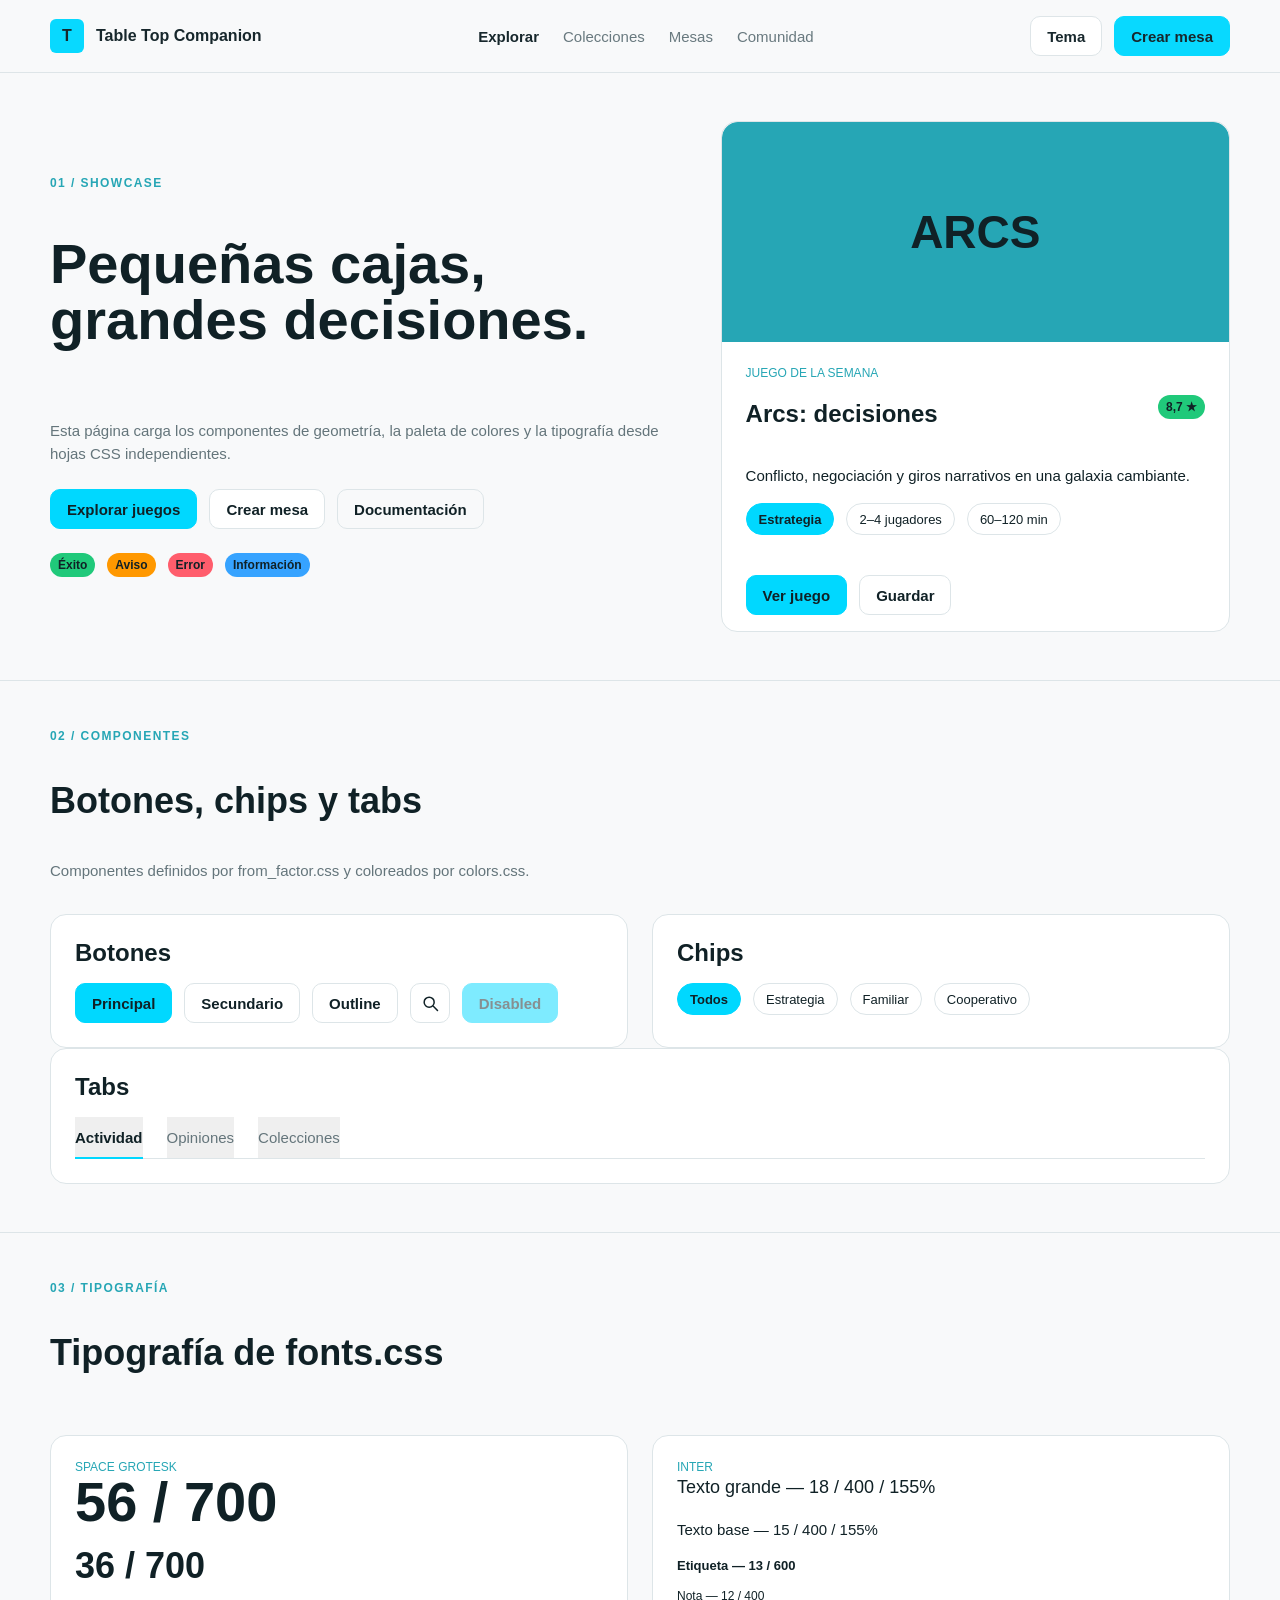
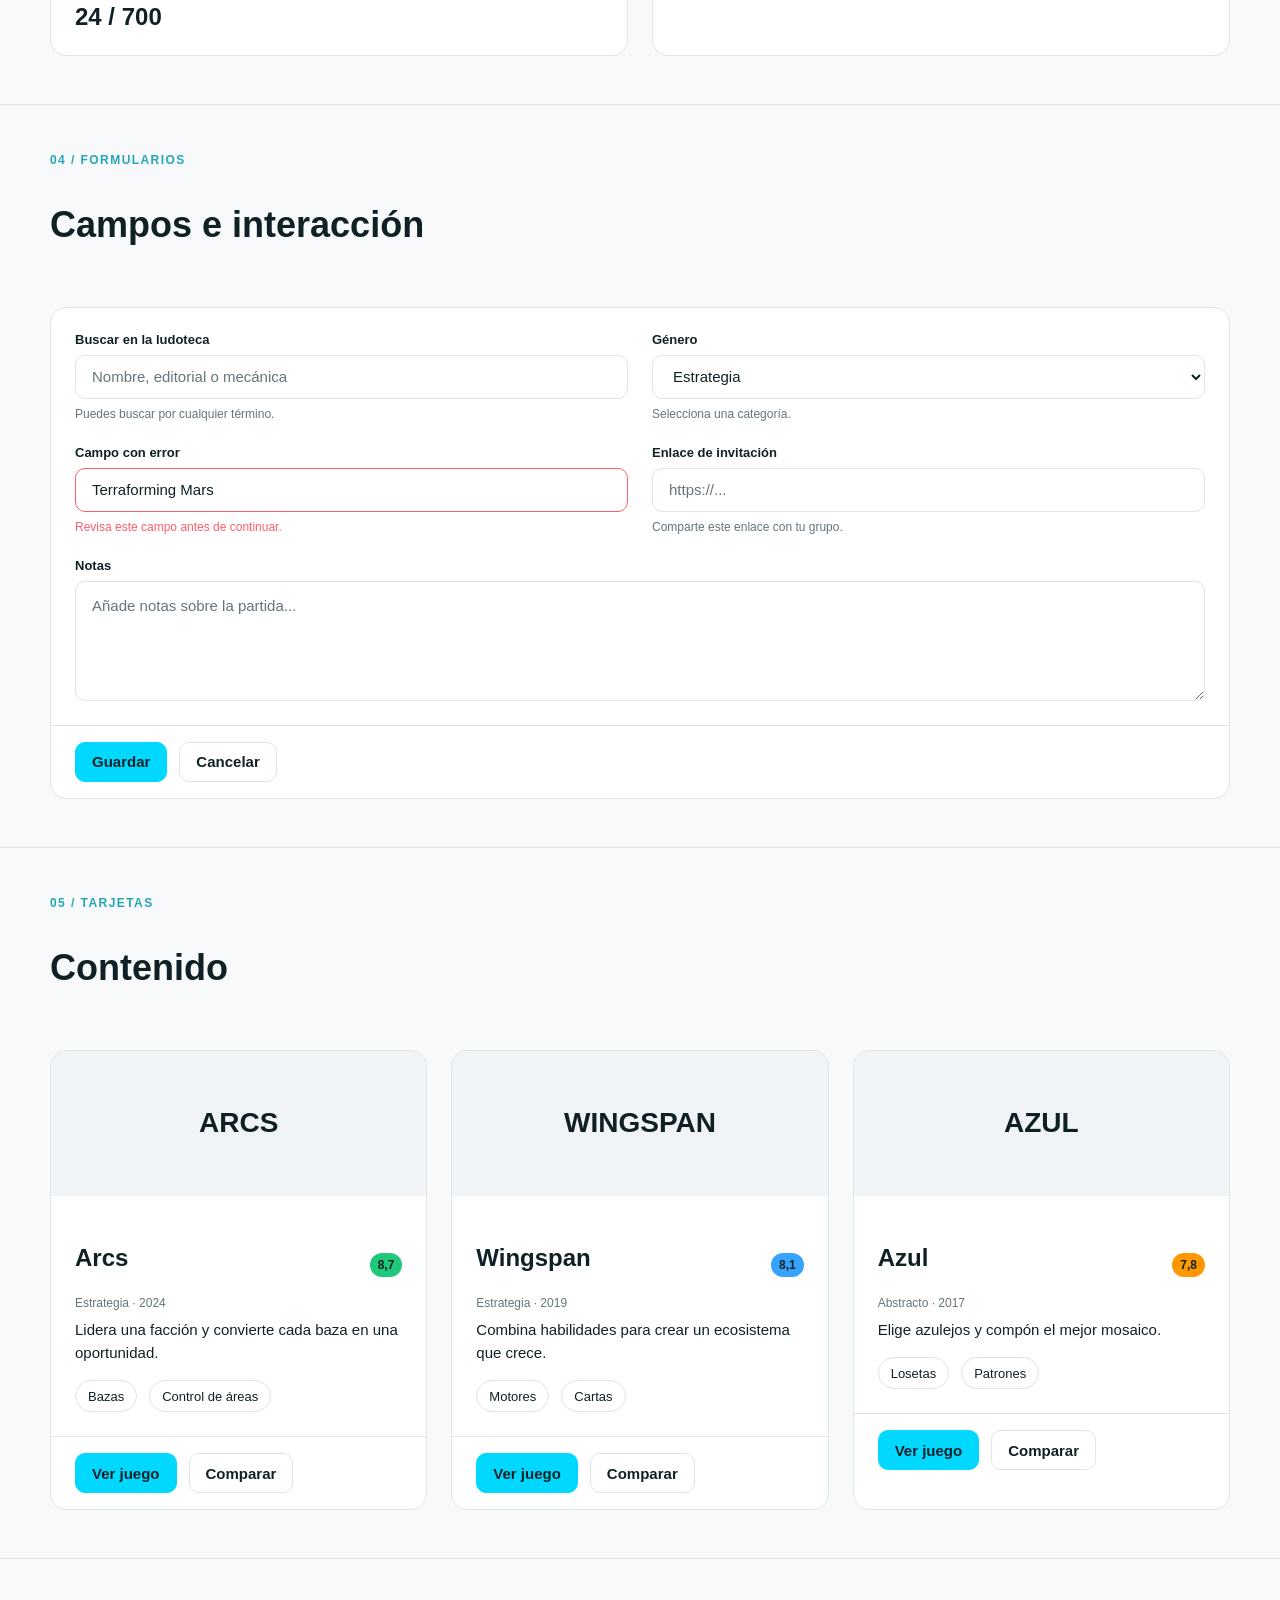
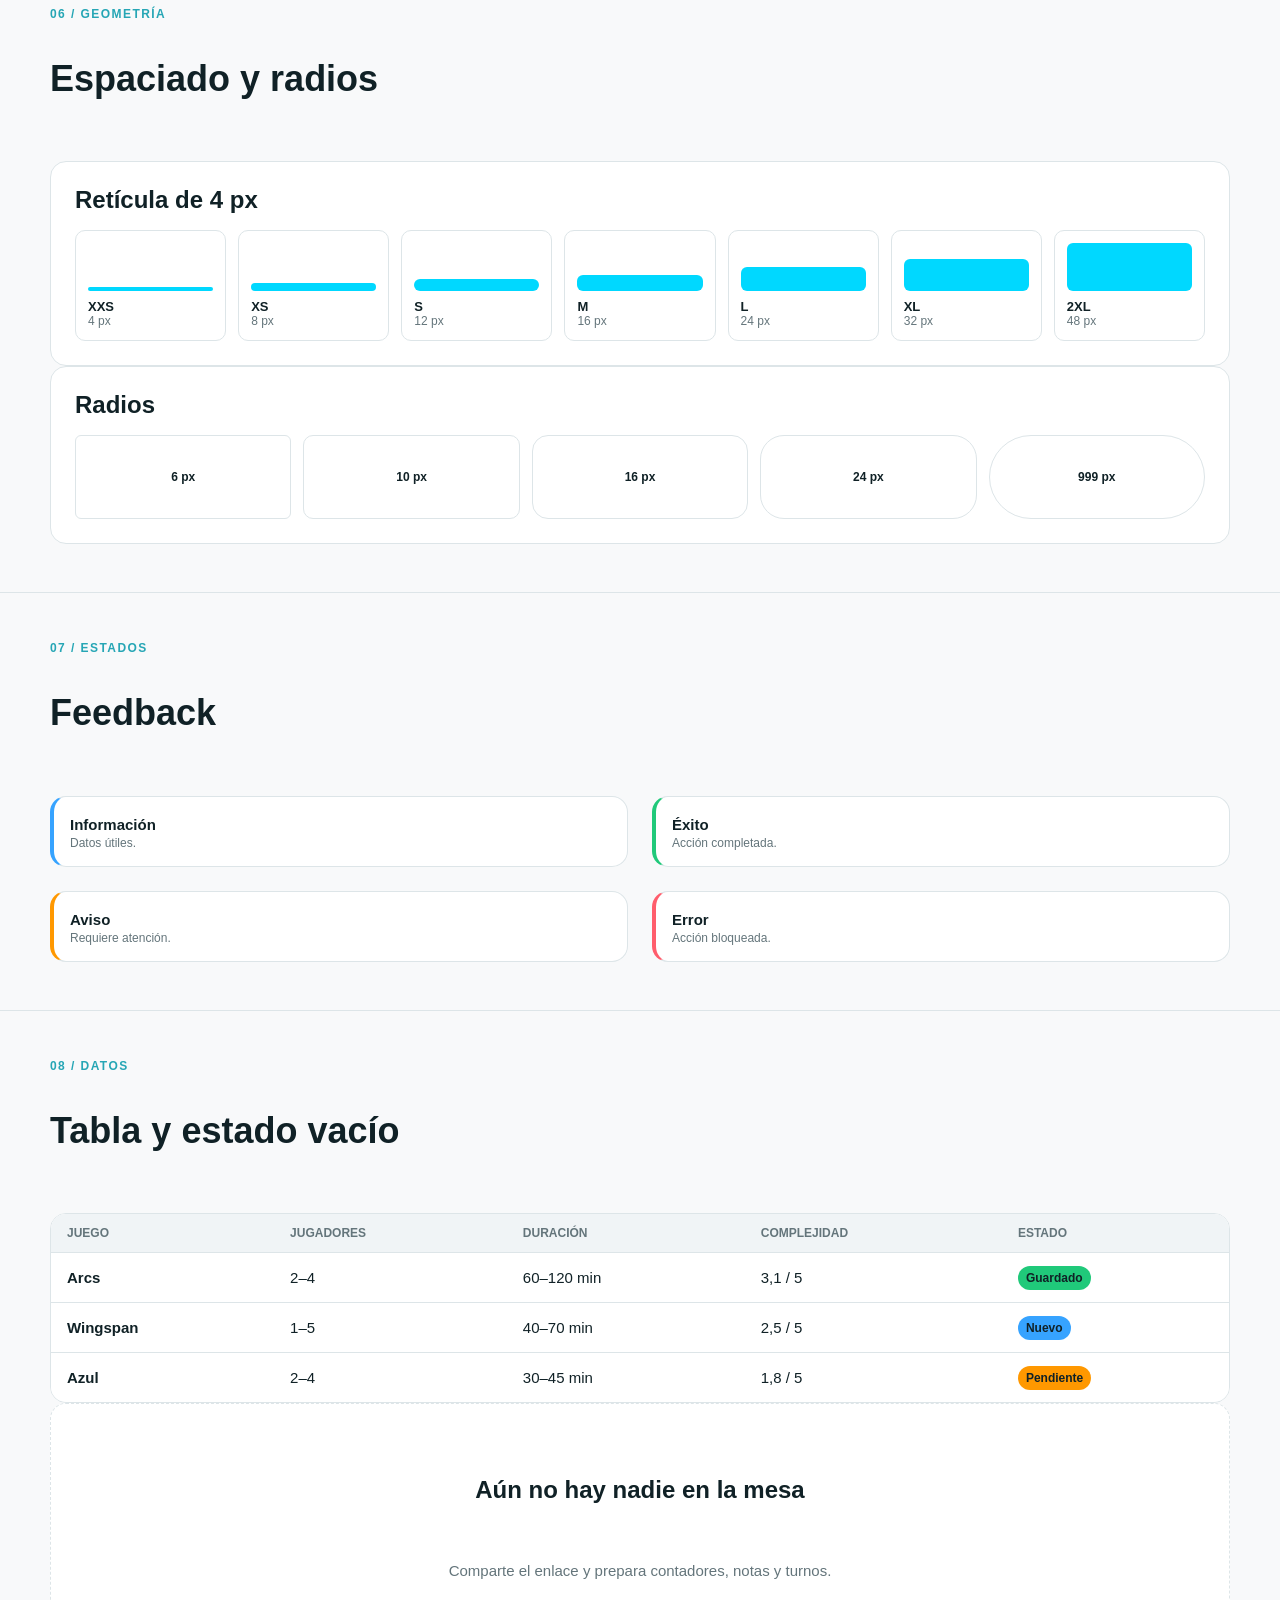
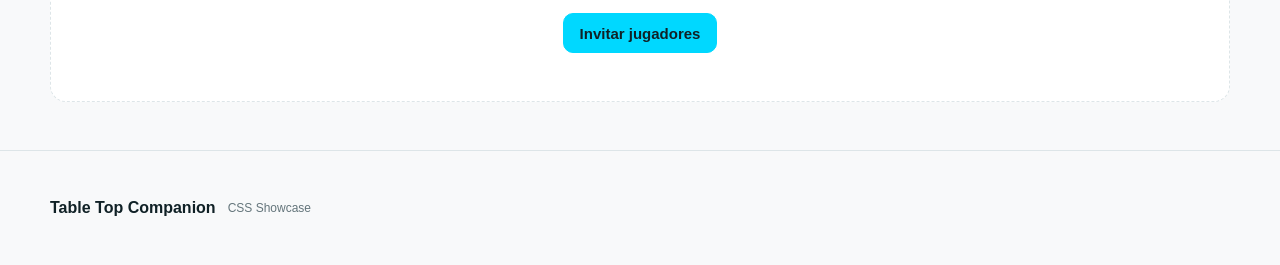
<file: HTML/demo.html>
<!doctype html>
<html lang="es">
  <head>
    <meta charset="utf-8" />
    <meta name="viewport" content="width=device-width, initial-scale=1" />
    <title>Table Top Companion — Showcase</title>

    <link rel="stylesheet" href="../CSS/demo/showcase.css" />
  </head>

  <body class="theme-daylight">
    <a class="skip-link" href="#main-content">Saltar al contenido principal</a>
    <header class="showcase-header">
      <div class="showcase-container">
        <div class="showcase-nav">
          <a class="showcase-brand" href="#">
            <span class="showcase-brand__mark">T</span>
            <span>Table Top Companion</span>
          </a>

          <nav class="showcase-nav__links nav" aria-label="Principal">
            <a class="nav__link is-active" href="#componentes">Explorar</a>
            <a class="nav__link" href="#formularios">Colecciones</a>
            <a class="nav__link" href="#tarjetas">Mesas</a>
            <a class="nav__link" href="#estados">Comunidad</a>
          </nav>

          <div class="cluster">
            <button id="themeToggle" class="btn btn--secondary" type="button">
              Tema
            </button>
            <button class="btn btn--primary" type="button">Crear mesa</button>
          </div>
        </div>
      </div>
    </header>

    <main id="main-content">
      <section class="showcase-section">
        <div class="showcase-container showcase-hero">
          <div class="showcase-hero__copy">
            <div>
              <p class="showcase-label">01 / Showcase</p>
              <h1 class="font-display-cover">
                Pequeñas cajas,<br />grandes decisiones.
              </h1>
            </div>

            <p class="font-text-large showcase-lead">
              Esta página carga los componentes de geometría, la paleta de
              colores y la tipografía desde hojas CSS independientes.
            </p>

            <div class="cluster">
              <button class="btn btn--primary" type="button">
                Explorar juegos
              </button>
              <button class="btn btn--secondary" type="button">
                Crear mesa
              </button>
              <button class="btn btn--outline" type="button">
                Documentación
              </button>
            </div>

            <div class="cluster">
              <span class="badge badge--success">Éxito</span>
              <span class="badge badge--warning">Aviso</span>
              <span class="badge badge--error">Error</span>
              <span class="badge badge--info">Información</span>
            </div>
          </div>

          <article class="card showcase-hero-card">
            <div class="showcase-hero-card__cover">ARCS</div>

            <div class="showcase-hero-card__body">
              <div class="card__header">
                <div>
                  <div class="font-note-base color-secondary">
                    JUEGO DE LA SEMANA
                  </div>
                  <h2 class="font-display-section">Arcs: decisiones</h2>
                </div>

                <span class="badge badge--success">8,7 ★</span>
              </div>

              <p class="font-text-base">
                Conflicto, negociación y giros narrativos en una galaxia
                cambiante.
              </p>

              <div class="showcase-chips">
                <button class="chip chip--active" type="button">
                  Estrategia
                </button>
                <button class="chip" type="button">2–4 jugadores</button>
                <button class="chip" type="button">60–120 min</button>
              </div>
            </div>

            <div class="card__footer">
              <button class="btn btn--primary" type="button">Ver juego</button>
              <button class="btn btn--outline" type="button">Guardar</button>
            </div>
          </article>
        </div>
      </section>

      <section class="showcase-section" id="componentes">
        <div class="showcase-container">
          <div class="showcase-intro">
            <p class="showcase-label">02 / Componentes</p>
            <h2 class="font-display-title">Botones, chips y tabs</h2>
            <p class="font-text-base showcase-lead">
              Componentes definidos por <code>from_factor.css</code> y
              coloreados por <code>colors.css</code>.
            </p>
          </div>

          <div class="showcase-grid showcase-grid--2">
            <section class="showcase-panel">
              <h3 class="font-display-section showcase-panel__title">
                Botones
              </h3>

              <div class="cluster">
                <button class="btn btn--primary">Principal</button>
                <button class="btn btn--secondary">Secundario</button>
                <button class="btn btn--outline">Outline</button>

                <button class="btn btn--icon btn--outline" aria-label="Buscar">
                  <span class="showcase-icon showcase-icon--m">
                    <svg viewBox="0 0 24 24" aria-hidden="true">
                      <circle cx="11" cy="11" r="6"></circle>
                      <path d="m16 16 5 5"></path>
                    </svg>
                  </span>
                </button>

                <button class="btn btn--primary" disabled>Disabled</button>
              </div>
            </section>

            <section class="showcase-panel">
              <h3 class="font-display-section showcase-panel__title">Chips</h3>

              <div class="showcase-chips" id="chips">
                <button class="chip chip--active" type="button">Todos</button>
                <button class="chip" type="button">Estrategia</button>
                <button class="chip" type="button">Familiar</button>
                <button class="chip" type="button">Cooperativo</button>
              </div>
            </section>
          </div>

          <section class="showcase-panel">
            <h3 class="font-display-section showcase-panel__title">Tabs</h3>

            <div class="tabs" id="tabs">
              <button class="tab is-active" type="button">Actividad</button>
              <button class="tab" type="button">Opiniones</button>
              <button class="tab" type="button">Colecciones</button>
            </div>
          </section>
        </div>
      </section>

      <section class="showcase-section">
        <div class="showcase-container">
          <div class="showcase-intro">
            <p class="showcase-label">03 / Tipografía</p>
            <h2 class="font-display-title">Tipografía de fonts.css</h2>
          </div>

          <div class="showcase-grid showcase-grid--2">
            <section class="showcase-panel">
              <div class="font-note-base color-secondary">SPACE GROTESK</div>

              <div class="stack stack--m">
                <div class="font-display-cover">56 / 700</div>
                <div class="font-display-title">36 / 700</div>
                <div class="font-display-section">24 / 700</div>
              </div>
            </section>

            <section class="showcase-panel">
              <div class="font-note-base color-secondary">INTER</div>

              <div class="stack stack--m">
                <div class="font-text-large">
                  Texto grande — 18 / 400 / 155%
                </div>
                <div class="font-text-base">Texto base — 15 / 400 / 155%</div>
                <div class="font-label-highlight">Etiqueta — 13 / 600</div>
                <div class="font-note-base">Nota — 12 / 400</div>
              </div>
            </section>
          </div>
        </div>
      </section>

      <section class="showcase-section" id="formularios">
        <div class="showcase-container">
          <div class="showcase-intro">
            <p class="showcase-label">04 / Formularios</p>
            <h2 class="font-display-title">Campos e interacción</h2>
          </div>

          <section class="card">
            <div class="card__content">
              <div class="showcase-form-grid">
                <label class="field">
                  <span class="field__label">Buscar en la ludoteca</span>
                  <input
                    class="input"
                    type="text"
                    placeholder="Nombre, editorial o mecánica"
                  />
                  <span class="field__message">
                    Puedes buscar por cualquier término.
                  </span>
                </label>

                <label class="field">
                  <span class="field__label">Género</span>
                  <select class="input">
                    <option>Estrategia</option>
                    <option>Familiar</option>
                    <option>Cooperativo</option>
                    <option>Abstracto</option>
                  </select>
                  <span class="field__message">Selecciona una categoría.</span>
                </label>

                <label class="field">
                  <span class="field__label">Campo con error</span>
                  <input
                    class="input"
                    aria-invalid="true"
                    value="Terraforming Mars"
                  />
                  <span class="field__message field__message--error">
                    Revisa este campo antes de continuar.
                  </span>
                </label>

                <label class="field">
                  <span class="field__label">Enlace de invitación</span>
                  <input class="input" type="url" placeholder="https://..." />
                  <span class="field__message">
                    Comparte este enlace con tu grupo.
                  </span>
                </label>

                <label class="field showcase-form-grid__wide">
                  <span class="field__label">Notas</span>
                  <textarea
                    class="input showcase-textarea"
                    placeholder="Añade notas sobre la partida..."
                  ></textarea>
                </label>
              </div>
            </div>

            <div class="showcase-form-actions">
              <button class="btn btn--primary">Guardar</button>
              <button class="btn btn--outline">Cancelar</button>
            </div>
          </section>
        </div>
      </section>

      <section class="showcase-section" id="tarjetas">
        <div class="showcase-container">
          <div class="showcase-intro">
            <p class="showcase-label">05 / Tarjetas</p>
            <h2 class="font-display-title">Contenido</h2>
          </div>

          <div class="showcase-grid showcase-grid--3">
            <article class="card">
              <div class="showcase-game-card__cover">ARCS</div>

              <div class="showcase-game-card__body">
                <div class="card__header">
                  <div>
                    <h3 class="font-display-section">Arcs</h3>
                    <div class="font-note-base text-muted">
                      Estrategia · 2024
                    </div>
                  </div>
                  <span class="badge badge--success">8,7</span>
                </div>

                <p class="font-text-base">
                  Lidera una facción y convierte cada baza en una oportunidad.
                </p>

                <div class="showcase-chips">
                  <span class="chip">Bazas</span>
                  <span class="chip">Control de áreas</span>
                </div>
              </div>

              <div class="showcase-game-card__footer">
                <button class="btn btn--primary">Ver juego</button>
                <button class="btn btn--outline">Comparar</button>
              </div>
            </article>

            <article class="card">
              <div class="showcase-game-card__cover">WINGSPAN</div>

              <div class="showcase-game-card__body">
                <div class="card__header">
                  <div>
                    <h3 class="font-display-section">Wingspan</h3>
                    <div class="font-note-base text-muted">
                      Estrategia · 2019
                    </div>
                  </div>
                  <span class="badge badge--info">8,1</span>
                </div>

                <p class="font-text-base">
                  Combina habilidades para crear un ecosistema que crece.
                </p>

                <div class="showcase-chips">
                  <span class="chip">Motores</span>
                  <span class="chip">Cartas</span>
                </div>
              </div>

              <div class="showcase-game-card__footer">
                <button class="btn btn--primary">Ver juego</button>
                <button class="btn btn--outline">Comparar</button>
              </div>
            </article>

            <article class="card">
              <div class="showcase-game-card__cover">AZUL</div>

              <div class="showcase-game-card__body">
                <div class="card__header">
                  <div>
                    <h3 class="font-display-section">Azul</h3>
                    <div class="font-note-base text-muted">
                      Abstracto · 2017
                    </div>
                  </div>
                  <span class="badge badge--warning">7,8</span>
                </div>

                <p class="font-text-base">
                  Elige azulejos y compón el mejor mosaico.
                </p>

                <div class="showcase-chips">
                  <span class="chip">Losetas</span>
                  <span class="chip">Patrones</span>
                </div>
              </div>

              <div class="showcase-game-card__footer">
                <button class="btn btn--primary">Ver juego</button>
                <button class="btn btn--outline">Comparar</button>
              </div>
            </article>
          </div>
        </div>
      </section>

      <section class="showcase-section">
        <div class="showcase-container">
          <div class="showcase-intro">
            <p class="showcase-label">06 / Geometría</p>
            <h2 class="font-display-title">Espaciado y radios</h2>
          </div>

          <section class="showcase-panel">
            <h3 class="font-display-section showcase-panel__title">
              Retícula de 4 px
            </h3>

            <div class="showcase-spacing">
              <div class="showcase-spacing__item">
                <div
                  class="showcase-spacing__bar showcase-spacing__bar--4"
                ></div>
                <strong>XXS</strong>
                <span class="font-note-base text-muted">4 px</span>
              </div>

              <div class="showcase-spacing__item">
                <div
                  class="showcase-spacing__bar showcase-spacing__bar--8"
                ></div>
                <strong>XS</strong>
                <span class="font-note-base text-muted">8 px</span>
              </div>

              <div class="showcase-spacing__item">
                <div
                  class="showcase-spacing__bar showcase-spacing__bar--12"
                ></div>
                <strong>S</strong>
                <span class="font-note-base text-muted">12 px</span>
              </div>

              <div class="showcase-spacing__item">
                <div
                  class="showcase-spacing__bar showcase-spacing__bar--16"
                ></div>
                <strong>M</strong>
                <span class="font-note-base text-muted">16 px</span>
              </div>

              <div class="showcase-spacing__item">
                <div
                  class="showcase-spacing__bar showcase-spacing__bar--24"
                ></div>
                <strong>L</strong>
                <span class="font-note-base text-muted">24 px</span>
              </div>

              <div class="showcase-spacing__item">
                <div
                  class="showcase-spacing__bar showcase-spacing__bar--32"
                ></div>
                <strong>XL</strong>
                <span class="font-note-base text-muted">32 px</span>
              </div>

              <div class="showcase-spacing__item">
                <div
                  class="showcase-spacing__bar showcase-spacing__bar--48"
                ></div>
                <strong>2XL</strong>
                <span class="font-note-base text-muted">48 px</span>
              </div>
            </div>
          </section>

          <section class="showcase-panel">
            <h3 class="font-display-section showcase-panel__title">Radios</h3>

            <div class="showcase-radius">
              <div class="showcase-radius__item radius-xs">6 px</div>
              <div class="showcase-radius__item radius-s">10 px</div>
              <div class="showcase-radius__item radius-m">16 px</div>
              <div class="showcase-radius__item radius-l">24 px</div>
              <div class="showcase-radius__item radius-pill">999 px</div>
            </div>
          </section>
        </div>
      </section>

      <section class="showcase-section" id="estados">
        <div class="showcase-container">
          <div class="showcase-intro">
            <p class="showcase-label">07 / Estados</p>
            <h2 class="font-display-title">Feedback</h2>
          </div>

          <div class="showcase-grid showcase-grid--2">
            <div class="showcase-alert showcase-alert--info">
              <strong>Información</strong>
              <div class="font-note-base text-muted">Datos útiles.</div>
            </div>

            <div class="showcase-alert showcase-alert--success">
              <strong>Éxito</strong>
              <div class="font-note-base text-muted">Acción completada.</div>
            </div>

            <div class="showcase-alert showcase-alert--warning">
              <strong>Aviso</strong>
              <div class="font-note-base text-muted">Requiere atención.</div>
            </div>

            <div class="showcase-alert showcase-alert--danger">
              <strong>Error</strong>
              <div class="font-note-base text-muted">Acción bloqueada.</div>
            </div>
          </div>
        </div>
      </section>

      <section class="showcase-section">
        <div class="showcase-container">
          <div class="showcase-intro">
            <p class="showcase-label">08 / Datos</p>
            <h2 class="font-display-title">Tabla y estado vacío</h2>
          </div>

          <div class="showcase-table-wrap">
            <table class="showcase-table">
              <thead>
                <tr>
                  <th>Juego</th>
                  <th>Jugadores</th>
                  <th>Duración</th>
                  <th>Complejidad</th>
                  <th>Estado</th>
                </tr>
              </thead>

              <tbody>
                <tr>
                  <td><strong>Arcs</strong></td>
                  <td>2–4</td>
                  <td>60–120 min</td>
                  <td>3,1 / 5</td>
                  <td><span class="badge badge--success">Guardado</span></td>
                </tr>

                <tr>
                  <td><strong>Wingspan</strong></td>
                  <td>1–5</td>
                  <td>40–70 min</td>
                  <td>2,5 / 5</td>
                  <td><span class="badge badge--info">Nuevo</span></td>
                </tr>

                <tr>
                  <td><strong>Azul</strong></td>
                  <td>2–4</td>
                  <td>30–45 min</td>
                  <td>1,8 / 5</td>
                  <td><span class="badge badge--warning">Pendiente</span></td>
                </tr>
              </tbody>
            </table>
          </div>

          <div class="showcase-empty">
            <div class="stack stack--m">
              <h3 class="font-display-section">Aún no hay nadie en la mesa</h3>
              <p class="font-text-base text-muted">
                Comparte el enlace y prepara contadores, notas y turnos.
              </p>
              <div>
                <button class="btn btn--primary">Invitar jugadores</button>
              </div>
            </div>
          </div>
        </div>
      </section>
    </main>

    <footer class="showcase-footer">
      <div class="showcase-container cluster">
        <span class="showcase-brand">Table Top Companion</span>
        <span class="font-note-base text-muted">CSS Showcase</span>
      </div>
    </footer>

    <style>
      .skip-link {
        position: absolute;
        top: -5rem;
        left: 1rem;
        z-index: 1000;
        padding: 0.75rem 1rem;
        background: #fff;
        color: #111;
        border: 2px solid currentColor;
      }
      .skip-link:focus {
        top: 1rem;
      }
      :focus-visible {
        outline: 3px solid #00d8ff;
        outline-offset: 3px;
      }
    </style>
    <script>
      const themeToggle = document.getElementById("themeToggle");

      themeToggle.addEventListener("click", () => {
        document.body.classList.toggle("theme-daylight");
        document.body.classList.toggle("theme-after-game");
      });

      document.querySelectorAll("#chips .chip").forEach((chip) => {
        chip.addEventListener("click", () => {
          document.querySelectorAll("#chips .chip").forEach((item) => {
            item.classList.remove("chip--active");
          });

          chip.classList.add("chip--active");
        });
      });

      document.querySelectorAll("#tabs .tab").forEach((tab) => {
        tab.addEventListener("click", () => {
          document.querySelectorAll("#tabs .tab").forEach((item) => {
            item.classList.remove("is-active");
          });

          tab.classList.add("is-active");
        });
      });
    </script>
  </body>
</html>
</file>
<file: CSS/demo/showcase.css>
/* =========================================================
   TABLE TOP COMPANION — SHOWCASE
   CSS específico de la página de demostración.
   No contiene la definición del sistema cromático base.
   ========================================================= */

@import url("../generic/colors.css");
@import url("../generic/fonts.css");
@import url("../generic/from_factor.css");
body {
  min-width: 320px;
  transition:
    background-color 0.2s ease,
    color 0.2s ease;
}

.showcase-container {
  width: min(calc(100% - 48px), 1180px);
  margin-inline: auto;
}

.showcase-header {
  position: sticky;
  top: 0;
  z-index: 20;
  border-bottom: 1px solid var(--color-border);
  background-color: var(--color-background);
  opacity: 0.97;
}

.showcase-nav {
  min-height: 72px;
  display: flex;
  align-items: center;
  justify-content: space-between;
  gap: var(--space-l);
}

.showcase-brand {
  display: inline-flex;
  align-items: center;
  gap: var(--space-s);
  font-family: var(--font-display);
  font-weight: 700;
  text-decoration: none;
  color: var(--color-text);
}

.showcase-brand__mark {
  width: 34px;
  height: 34px;
  display: grid;
  place-items: center;
  border-radius: var(--radius-xs);
  background-color: var(--color-primary);
  color: var(--color-on-primary);
  font-family: var(--font-display);
  font-weight: 700;
}

.showcase-nav__links {
  display: flex;
  align-items: center;
  gap: var(--space-l);
}

.showcase-section {
  padding-block: var(--space-2xl);
  border-bottom: 1px solid var(--color-border);
}

.showcase-intro {
  display: grid;
  gap: var(--space-xs);
  margin-bottom: var(--space-xl);
}

.showcase-label {
  margin: 0;
  color: var(--color-secondary);
  font-size: 12px;
  font-weight: 600;
  letter-spacing: 0.12em;
  text-transform: uppercase;
}

.showcase-lead {
  max-width: 720px;
  margin: 0;
  color: var(--color-text-muted);
}

.showcase-grid {
  display: grid;
  gap: var(--space-l);
}

.showcase-grid--2 {
  grid-template-columns: repeat(2, minmax(0, 1fr));
}

.showcase-grid--3 {
  grid-template-columns: repeat(3, minmax(0, 1fr));
}

.showcase-hero {
  display: grid;
  grid-template-columns: 1.1fr 0.9fr;
  align-items: center;
  gap: var(--space-2xl);
}

.showcase-hero__copy {
  display: flex;
  flex-direction: column;
  gap: var(--space-l);
}

.showcase-hero__copy p {
  margin: 0;
}

.showcase-panel {
  padding: var(--space-l);
  border: 1px solid var(--color-border);
  border-radius: var(--radius-m);
  background-color: var(--color-surface);
}

.showcase-panel__title {
  margin: 0 0 var(--space-m);
}

.showcase-hero-card {
  padding: 0;
}

.showcase-hero-card__cover {
  min-height: 220px;
  display: grid;
  place-items: center;
  border-radius: var(--radius-m) var(--radius-m) 0 0;
  background-color: var(--color-secondary);
  color: var(--color-daylight-text);
  font-family: var(--font-display);
  font-size: 46px;
  font-weight: 700;
}

.theme-after-game .showcase-hero-card__cover {
  color: var(--color-night-text);
}

.showcase-hero-card__body {
  padding: var(--space-l);
  display: flex;
  flex-direction: column;
  gap: var(--space-m);
}

.showcase-hero-card__body p {
  margin: 0;
}

.showcase-chips {
  display: flex;
  flex-wrap: wrap;
  gap: var(--space-s);
}

.showcase-icon {
  display: inline-block;
  flex: 0 0 auto;
}

.showcase-icon svg {
  width: 100%;
  height: 100%;
  stroke: currentColor;
  fill: none;
  stroke-width: 1.8;
  stroke-linecap: round;
  stroke-linejoin: round;
}

.showcase-icon--s {
  width: 16px;
  height: 16px;
}

.showcase-icon--m {
  width: 20px;
  height: 20px;
}

.showcase-icon--l {
  width: 24px;
  height: 24px;
}

.showcase-form-grid {
  display: grid;
  grid-template-columns: repeat(2, minmax(0, 1fr));
  gap: var(--space-l);
}

.showcase-form-grid__wide {
  grid-column: 1 / -1;
}

.showcase-textarea {
  min-height: 120px;
  padding-block: var(--space-s);
  resize: vertical;
}

.showcase-form-actions {
  display: flex;
  gap: var(--space-s);
  padding: var(--space-m) var(--space-l);
  border-top: 1px solid var(--color-border);
}

.showcase-game-card__cover {
  min-height: 145px;
  display: grid;
  place-items: center;
  background-color: var(--color-surface-elevated);
  font-family: var(--font-display);
  font-size: 28px;
  font-weight: 700;
}

.showcase-game-card__body {
  padding: var(--space-l);
}

.showcase-game-card__body p {
  margin: var(--space-xs) 0 var(--space-m);
}

.showcase-game-card__footer {
  display: flex;
  flex-wrap: wrap;
  gap: var(--space-s);
  padding: var(--space-m) var(--space-l);
  border-top: 1px solid var(--color-border);
}

.showcase-spacing {
  display: grid;
  grid-template-columns: repeat(7, minmax(0, 1fr));
  gap: var(--space-s);
}

.showcase-spacing__item {
  min-height: 110px;
  display: flex;
  flex-direction: column;
  justify-content: flex-end;
  padding: var(--space-s);
  border: 1px solid var(--color-border);
  border-radius: var(--radius-s);
  background-color: var(--color-surface);
}

.showcase-spacing__bar {
  width: 100%;
  margin-bottom: var(--space-xs);
  border-radius: var(--radius-xs);
  background-color: var(--color-primary);
}

.showcase-spacing__bar--4 {
  height: 4px;
}
.showcase-spacing__bar--8 {
  height: 8px;
}
.showcase-spacing__bar--12 {
  height: 12px;
}
.showcase-spacing__bar--16 {
  height: 16px;
}
.showcase-spacing__bar--24 {
  height: 24px;
}
.showcase-spacing__bar--32 {
  height: 32px;
}
.showcase-spacing__bar--48 {
  height: 48px;
}

.showcase-radius {
  display: grid;
  grid-template-columns: repeat(5, minmax(0, 1fr));
  gap: var(--space-s);
}

.showcase-radius__item {
  height: 84px;
  display: grid;
  place-items: center;
  border: 1px solid var(--color-border);
  background-color: var(--color-surface);
  font-size: 12px;
  font-weight: 600;
}

.showcase-alert {
  padding: var(--space-m);
  border: 1px solid var(--color-border);
  border-radius: var(--radius-m);
  background-color: var(--color-surface);
}

.showcase-alert--info {
  border-left: 4px solid var(--color-info);
}

.showcase-alert--success {
  border-left: 4px solid var(--color-success);
}

.showcase-alert--warning {
  border-left: 4px solid var(--color-accent);
}

.showcase-alert--danger {
  border-left: 4px solid var(--color-danger);
}

.showcase-table-wrap {
  overflow-x: auto;
  border: 1px solid var(--color-border);
  border-radius: var(--radius-m);
}

.showcase-table {
  width: 100%;
  min-width: 640px;
  border-collapse: collapse;
  background-color: var(--color-surface);
}

.showcase-table th,
.showcase-table td {
  padding: var(--space-s) var(--space-m);
  text-align: left;
  border-bottom: 1px solid var(--color-border);
}

.showcase-table th {
  background-color: var(--color-surface-elevated);
  color: var(--color-text-muted);
  font-size: 12px;
  text-transform: uppercase;
}

.showcase-table tr:last-child td {
  border-bottom: 0;
}

.showcase-empty {
  padding: var(--space-2xl);
  text-align: center;
  border: 1px dashed var(--color-border);
  border-radius: var(--radius-m);
  background-color: var(--color-surface);
}

.showcase-footer {
  padding-block: var(--space-2xl);
}

@media (max-width: 900px) {
  .showcase-hero,
  .showcase-grid--2,
  .showcase-form-grid {
    grid-template-columns: 1fr;
  }

  .showcase-grid--3 {
    grid-template-columns: repeat(2, minmax(0, 1fr));
  }

  .showcase-spacing {
    grid-template-columns: repeat(4, minmax(0, 1fr));
  }

  .showcase-radius {
    grid-template-columns: repeat(3, minmax(0, 1fr));
  }

  .showcase-nav__links {
    display: none;
  }
}

@media (max-width: 600px) {
  .showcase-container {
    width: min(calc(100% - 24px), 1180px);
  }

  .showcase-nav {
    min-height: 64px;
  }

  .showcase-grid--3,
  .showcase-spacing,
  .showcase-radius {
    grid-template-columns: repeat(2, minmax(0, 1fr));
  }
}
</file>
